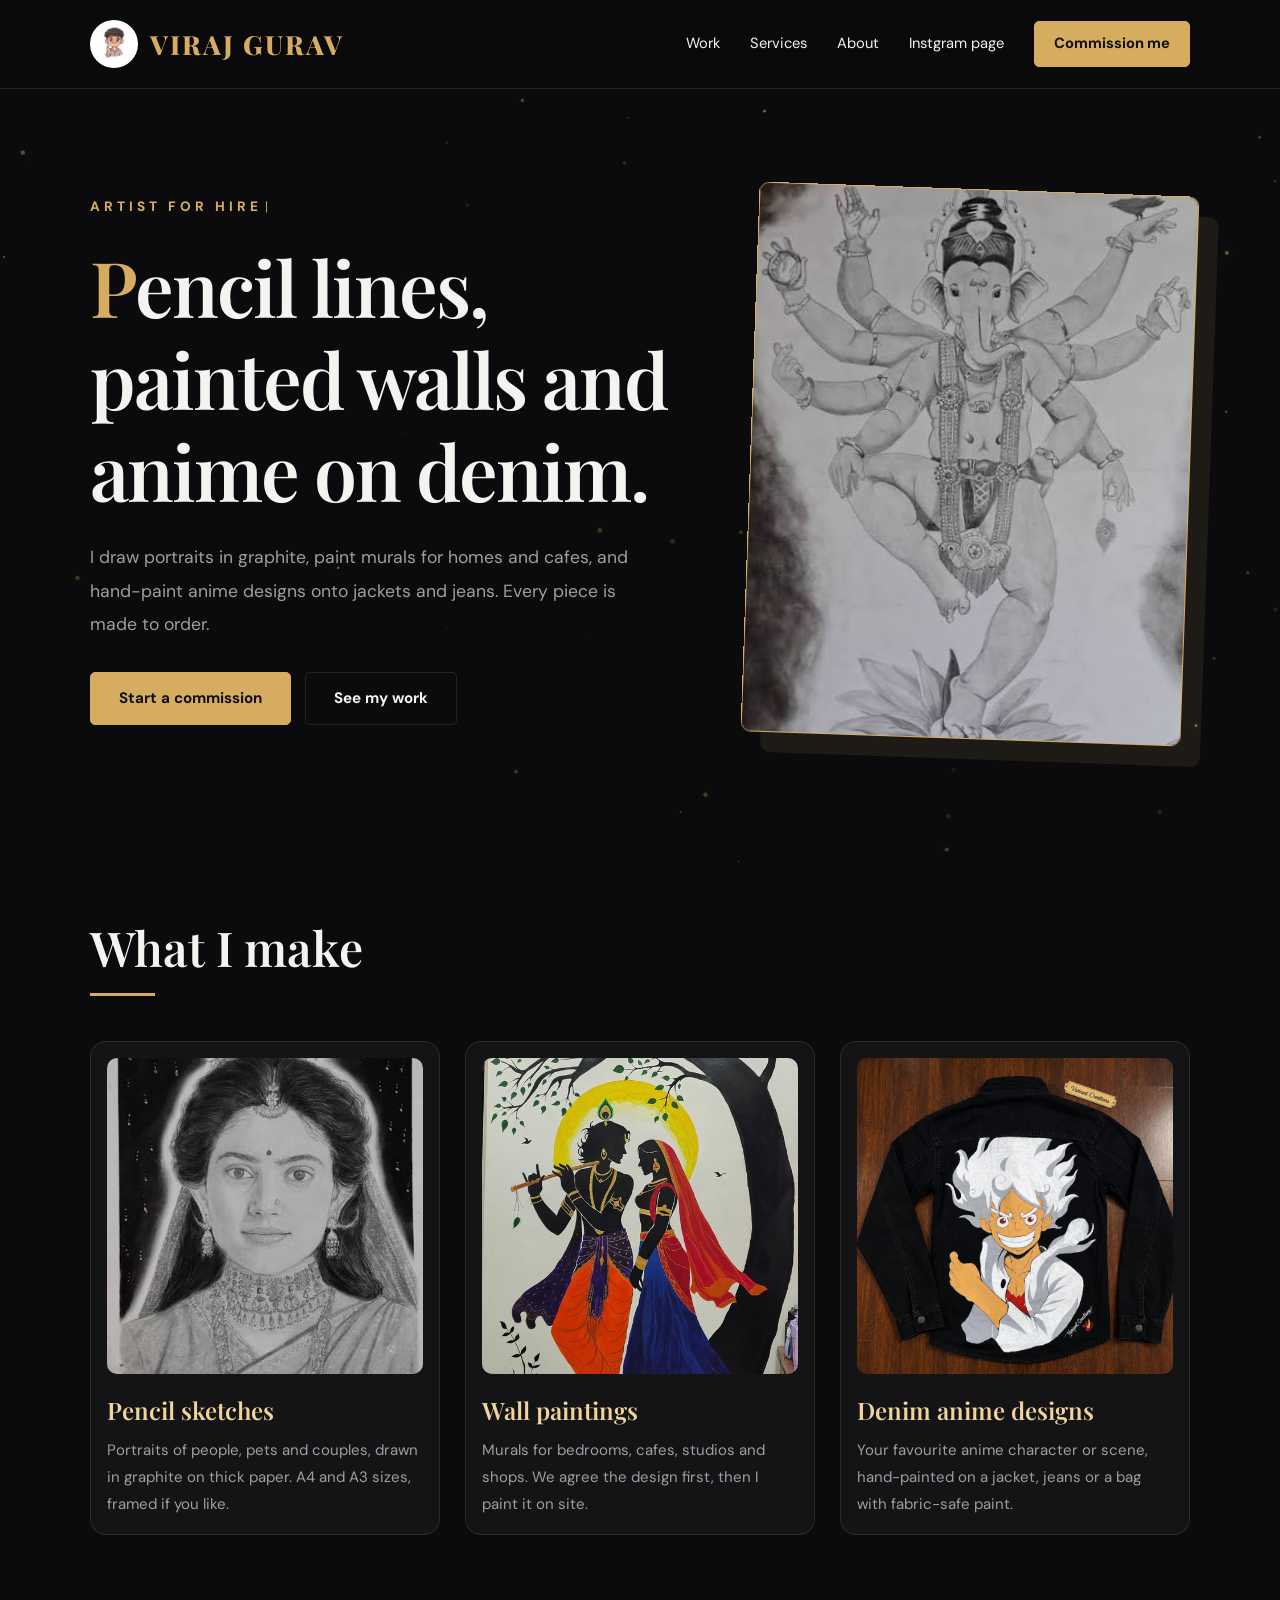
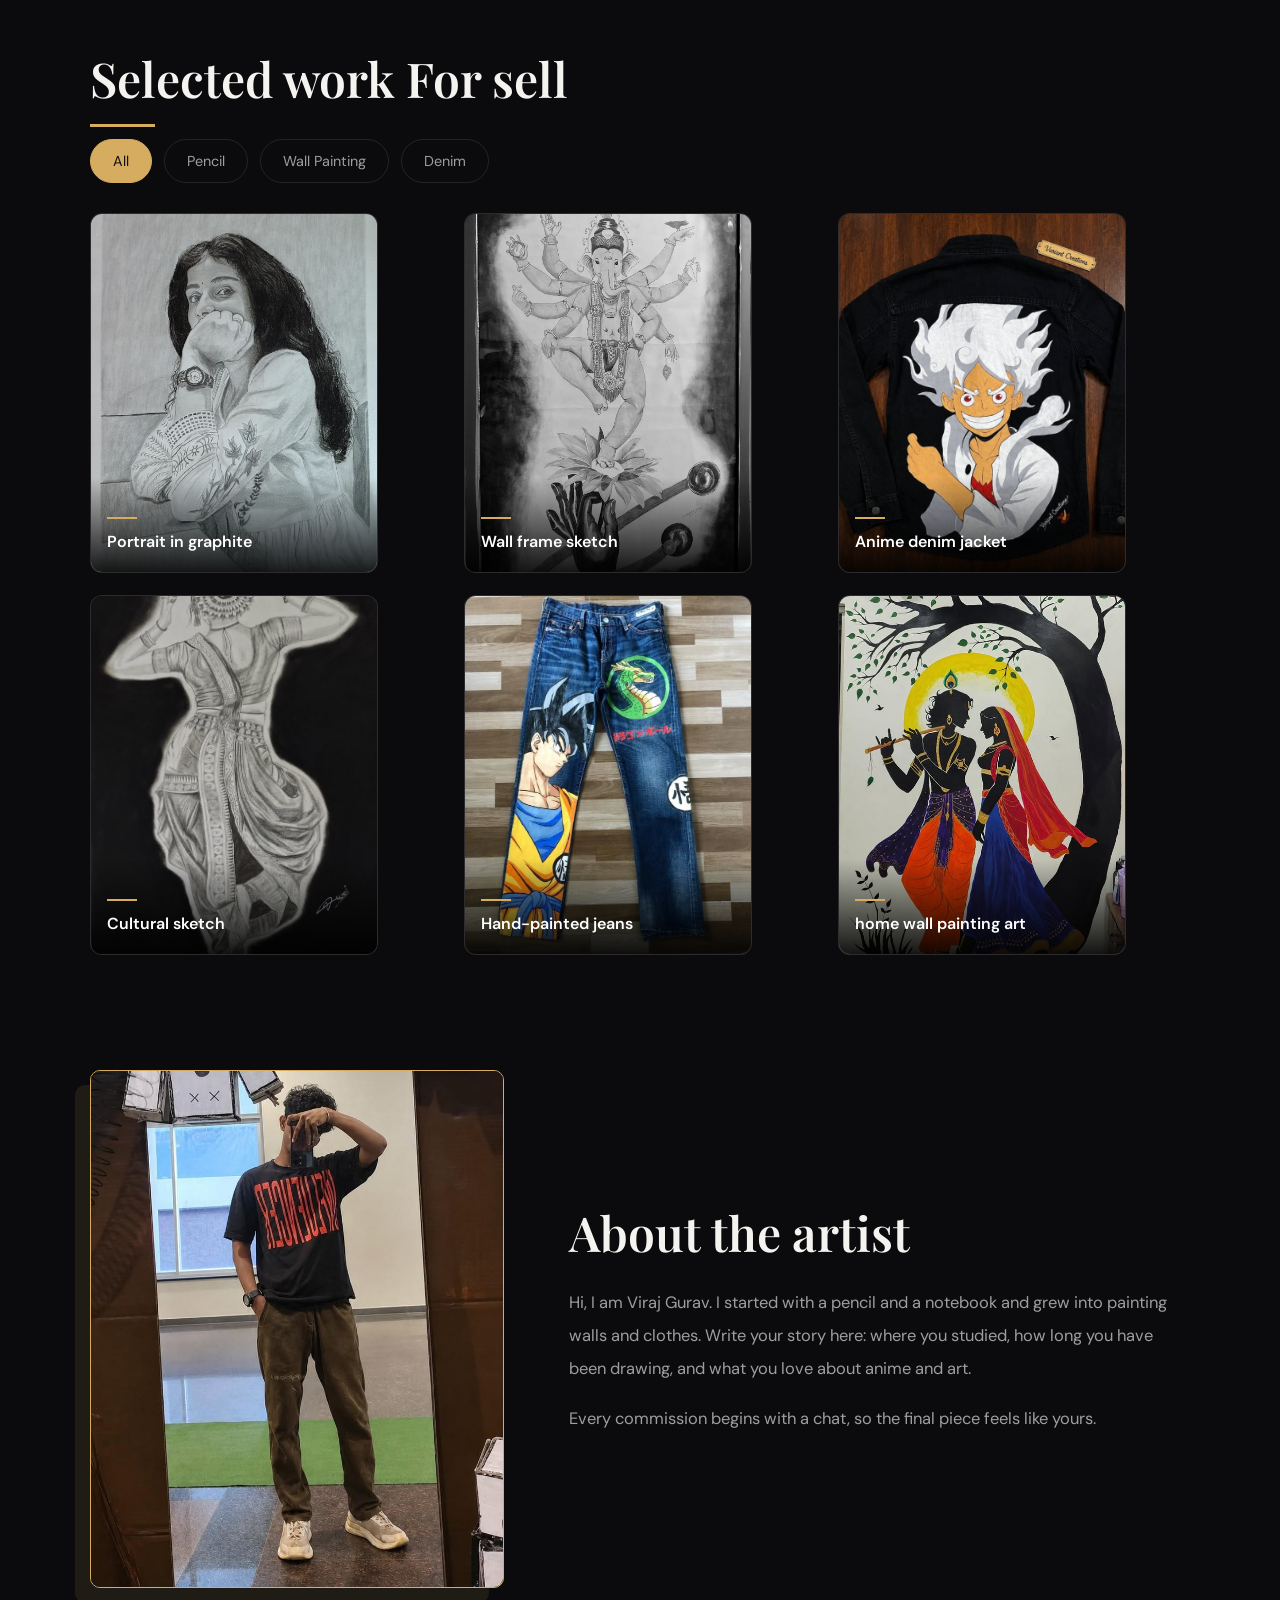
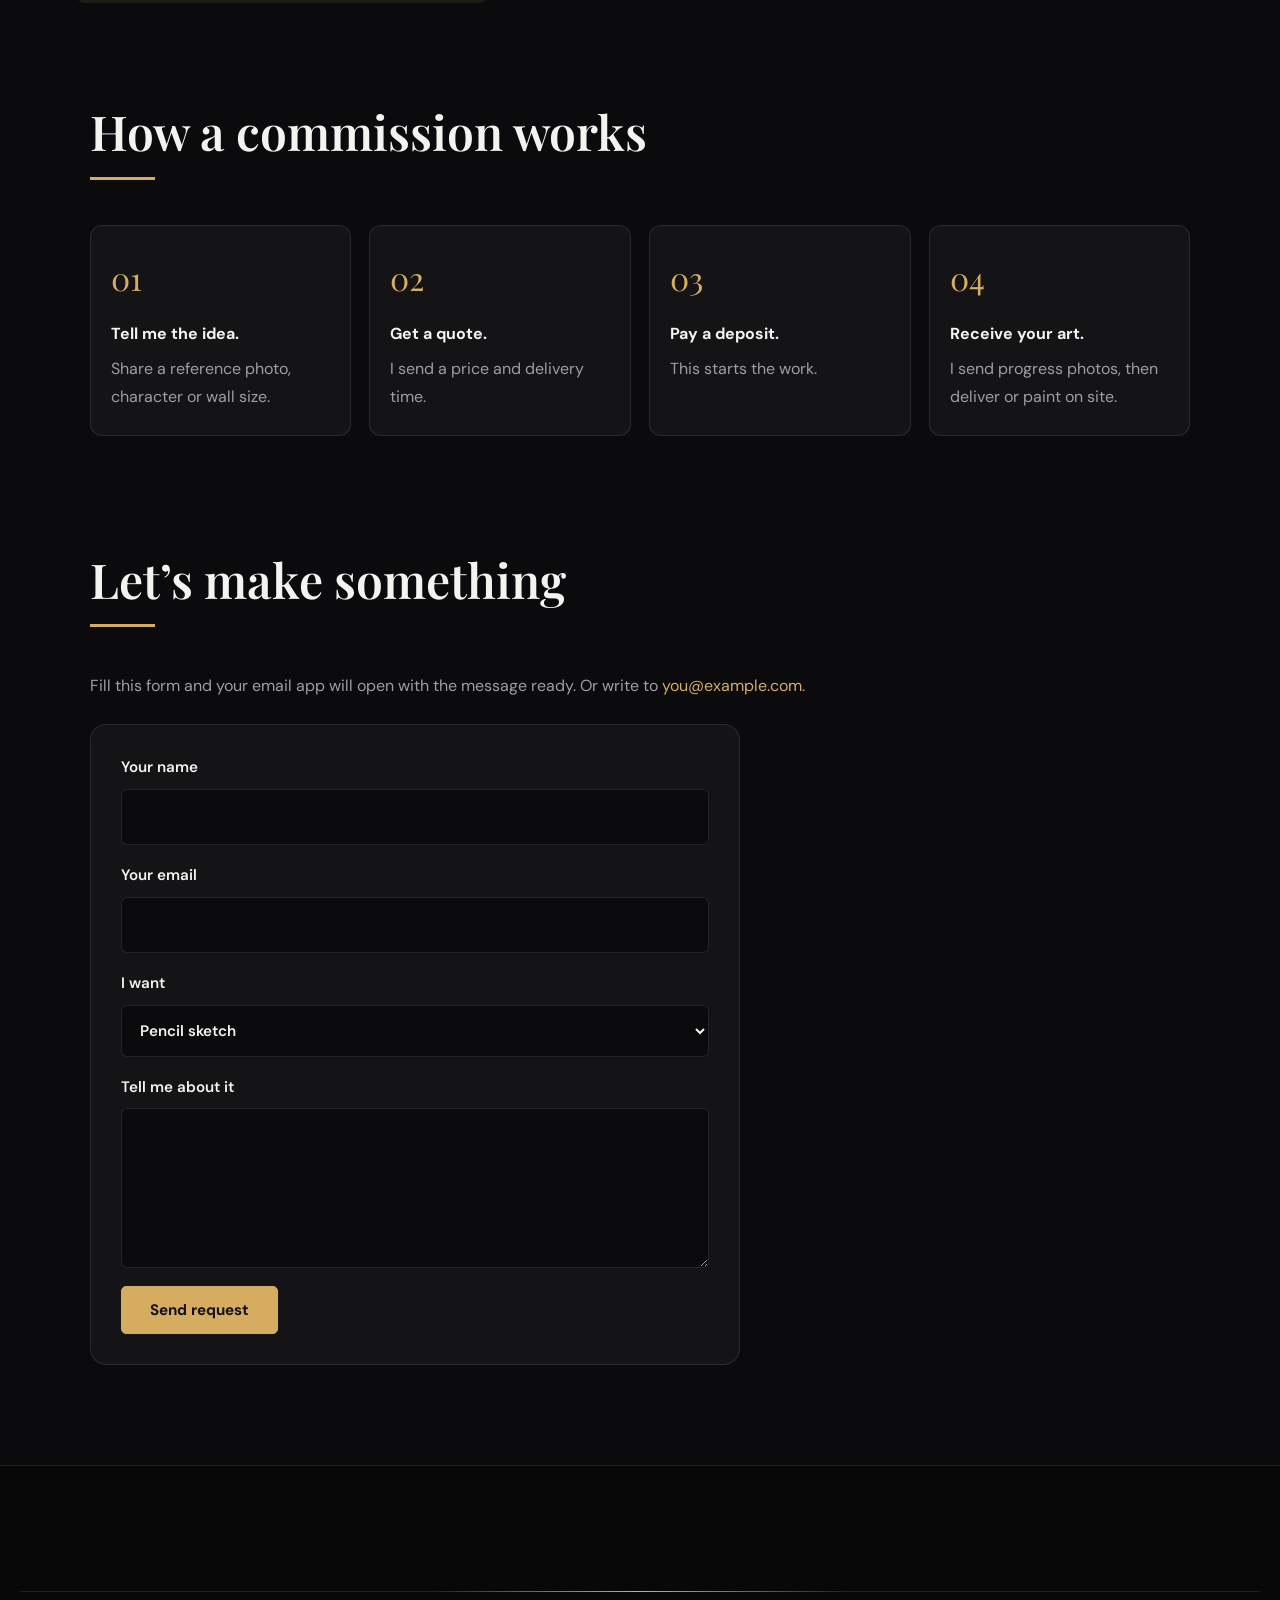
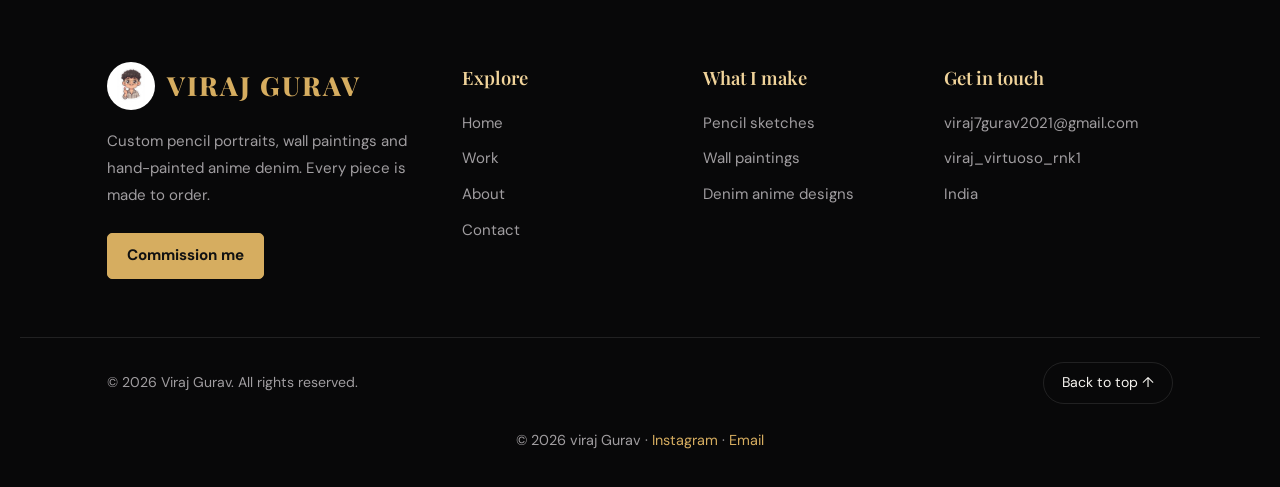
<file: index.html>
<!DOCTYPE html>
<html lang="en">
<head>
<meta charset="utf-8">
<meta name="viewport" content="width=device-width, initial-scale=1">
<title>Viraj_virtuoso_rnk1</title>
<meta name="description" content="Custom pencil portraits, wall paintings and hand-painted anime denim by Your Name.">
<link rel="stylesheet" href="style.css">
<script src="script.js" defer></script>
</head>
<body>
    <div class="loader" aria-hidden="true">
  <div class="loader-inner">
    <div class="loader-mark">VIRAJ GURAV</div>
    <div class="loader-bar"></div>
  </div>
</div>

<header class="top">
  <a class="logo" href="#home">
    <img src="logo.jpg" alt="Viraj Gurav Logo" class="nav-logo">
    <span>VIRAJ GURAV</span>
</a>
  <nav aria-label="Main">
    <a href="#work">Work</a>
    <a href="#services">Services</a>
    <a href="#about">About</a>
    <a href="https://www.instagram.com/viraj_virtuoso_rnk1">Instgram page</a>
    <a class="btn small" href="#contact">Commission me</a>
  </nav>
</header>

<main id="home">

  <!-- HERO -->
  <section class="hero">
    <div class="hero-text">
      <p class="kicker">Artist for hire</p>
      <h1>Pencil lines, painted walls and anime on denim.</h1>
      <p class="lead">I draw portraits in graphite, paint murals for homes and cafes, and hand-paint anime designs onto jackets and jeans. Every piece is made to order.</p>
      <p><a class="btn" href="#contact">Start a commission</a> <a class="btn ghost" href="#work">See my work</a></p>
    </div>
    <figure class="frame tall">
      <!-- Upload: your best piece, portrait orientation (4:5), e.g. images/hero.jpg -->
      <img src="img1.jpg" alt="Featured artwork by the artist" width="800" height="1000">
    </figure>
  </section>

  <!-- SERVICES -->
  <section id="services" class="block">
    <h2>What I make</h2>
    <div class="cards">
      <article class="card pencil-card">
        <figure class="frame">
          <!-- Upload: a pencil sketch (square) -->
          <img src="img2.jpg" alt="Pencil portrait sketch" width="600" height="600" loading="lazy">
        </figure>
        <h3>Pencil sketches</h3>
        <p>Portraits of people, pets and couples, drawn in graphite on thick paper. A4 and A3 sizes, framed if you like.</p>
      </article>
      <article class="card wall-card">
        <figure class="frame">
          <!-- Upload: a wall painting photo (square) -->
          <img src="imgw.jpg" alt="Wall painting mural" width="600" height="600" loading="lazy">
        </figure>
        <h3>Wall paintings</h3>
        <p>Murals for bedrooms, cafes, studios and shops. We agree the design first, then I paint it on site.</p>
      </article>
      <article class="card denim-card">
        <figure class="frame">
          <!-- Upload: a denim jacket or jeans with anime art (square) -->
          <img src="img4.png" alt="Anime design painted on a denim jacket" width="600" height="600" loading="lazy">
        </figure>
        <h3>Denim anime designs</h3>
        <p>Your favourite anime character or scene, hand-painted on a jacket, jeans or a bag with fabric-safe paint.</p>
      </article>
    </div>
  </section>

  <!-- GALLERY: filters work with CSS only -->
  <section id="work" class="block gallery">
    <h2>Selected work For sell </h2>
    <input type="radio" name="f" id="f-all" checked>
    <input type="radio" name="f" id="f-pencil">
    <input type="radio" name="f" id="f-wall">
    <input type="radio" name="f" id="f-denim">
    <div class="filters">
      <label for="f-all">All</label>
      <label for="f-pencil">Pencil</label>
      <label for="f-wall">Wall Painting</label>
      <label for="f-denim">Denim</label>
    </div>

    <div class="grid">
      <figure class="item pencil">
        <img src="imgp1.jpg" alt="Pencil portrait 1" width="600" height="750" loading="lazy">
        <figcaption>Portrait in graphite</figcaption>
      </figure>
      <figure class="item wall wide">
        <img src="imgs.jpg" alt="Wall painting 1" width="900" height="600" loading="lazy">
        <figcaption>Wall frame sketch</figcaption>
      </figure>
      <figure class="item denim">
        <img src="img4.png" alt="Denim anime jacket 1" width="600" height="750" loading="lazy">
        <figcaption>Anime denim jacket</figcaption>
      </figure>
      <figure class="item pencil">
        <img src="DANCE.jpg" alt="Pencil portrait 2" width="600" height="750" loading="lazy">
        <figcaption>Cultural sketch</figcaption>
      </figure>
      <figure class="item denim wide">
        <img src="jen.jpg" alt="Denim anime jeans 2" width="900" height="600" loading="lazy">
        <figcaption>Hand-painted jeans</figcaption>
      </figure>
      <figure class="item wall">
        <img src="imgw.jpg" alt="Wall painting 2" width="600" height="750" loading="lazy">
        <figcaption>home wall painting art</figcaption>
      </figure>
    </div>
  </section>

  <!-- ABOUT -->
  <section id="about" class="block about">
    <figure class="frame">
      <!-- Upload: photo of you working or your studio (4:5) -->
      <img src="art1.jpg" alt="The artist at work" width="700" height="875" loading="lazy">
    </figure>
    <div>
      <h2>About the artist</h2>
      <p>Hi, I am Viraj Gurav. I started with a pencil and a notebook and grew into painting walls and clothes. Write your story here: where you studied, how long you have been drawing, and what you love about anime and art.</p>
      <p>Every commission begins with a chat, so the final piece feels like yours.</p>
    </div>
  </section>

  <!-- PROCESS -->
  <section class="block">
    <h2>How a commission works</h2>
    <ol class="steps">
      <li><strong>Tell me the idea.</strong> Share a reference photo, character or wall size.</li>
      <li><strong>Get a quote.</strong> I send a price and delivery time.</li>
      <li><strong>Pay a deposit.</strong> This starts the work.</li>
      <li><strong>Receive your art.</strong> I send progress photos, then deliver or paint on site.</li>
    </ol>
  </section>

  <!-- CONTACT -->
  <section id="contact" class="block contact">
    <h2>Let&rsquo;s make something</h2>
    <p>Fill this form and your email app will open with the message ready. Or write to <a href="mailto:you@example.com">you@example.com</a>.</p>
    <form action="mailto:you@example.com" method="post" enctype="text/plain">
      <label>Your name <input type="text" name="name" required></label>
      <label>Your email <input type="email" name="email" required></label>
      <label>I want
        <select name="type">
          <option>Pencil sketch</option>
          <option>Wall painting</option>
          <option>Denim anime design</option>
        </select>
      </label>
      <label>Tell me about it <textarea name="message" rows="5" required></textarea></label>
      <button class="btn" type="submit">Send request</button>
    </form>
  </section>
</main>

<footer>
    <footer class="site-footer">
  <div class="footer-inner">

    <div class="footer-brand">
      <a class="logo" href="#home">
        <img src="logo.jpg" alt="Viraj Gurav Logo" class="nav-logo">
        <span>VIRAJ GURAV</span>
      </a>
      <p>Custom pencil portraits, wall paintings and hand-painted anime denim. Every piece is made to order.</p>
      <a class="btn small" href="#contact">Commission me</a>
    </div>

    <nav class="footer-col" aria-label="Footer">
      <h4>Explore</h4>
      <a href="#home">Home</a>
      <a href="#work">Work</a>
      <a href="#about">About</a>
      <a href="#contact">Contact</a>
    </nav>

    <div class="footer-col">
      <h4>What I make</h4>
      <a href="#services">Pencil sketches</a>
      <a href="#services">Wall paintings</a>
      <a href="#services">Denim anime designs</a>
    </div>

    <div class="footer-col">
      <h4>Get in touch</h4>
      <a href="mailto:you@example.com">viraj7gurav2021@gmail.com</a>
      <a href="https://www.instagram.com/viraj_virtuoso_rnk1" target="_blank" rel="noopener">viraj_virtuoso_rnk1</a>
      <p>India</p>
    </div>

  </div>

  <div class="footer-bottom">
    <p>&copy; 2026 Viraj Gurav. All rights reserved.</p>
    <a class="to-top" href="#home">Back to top &uarr;</a>
  </div>
</footer>
  <p>&copy; 2026 viraj Gurav &middot; <a href="https://www.instagram.com/viraj_virtuoso_rnk1">Instagram</a> &middot; <a href="mailto:you@example.com">Email</a></p>
</footer>

</body>
</html>
</file>
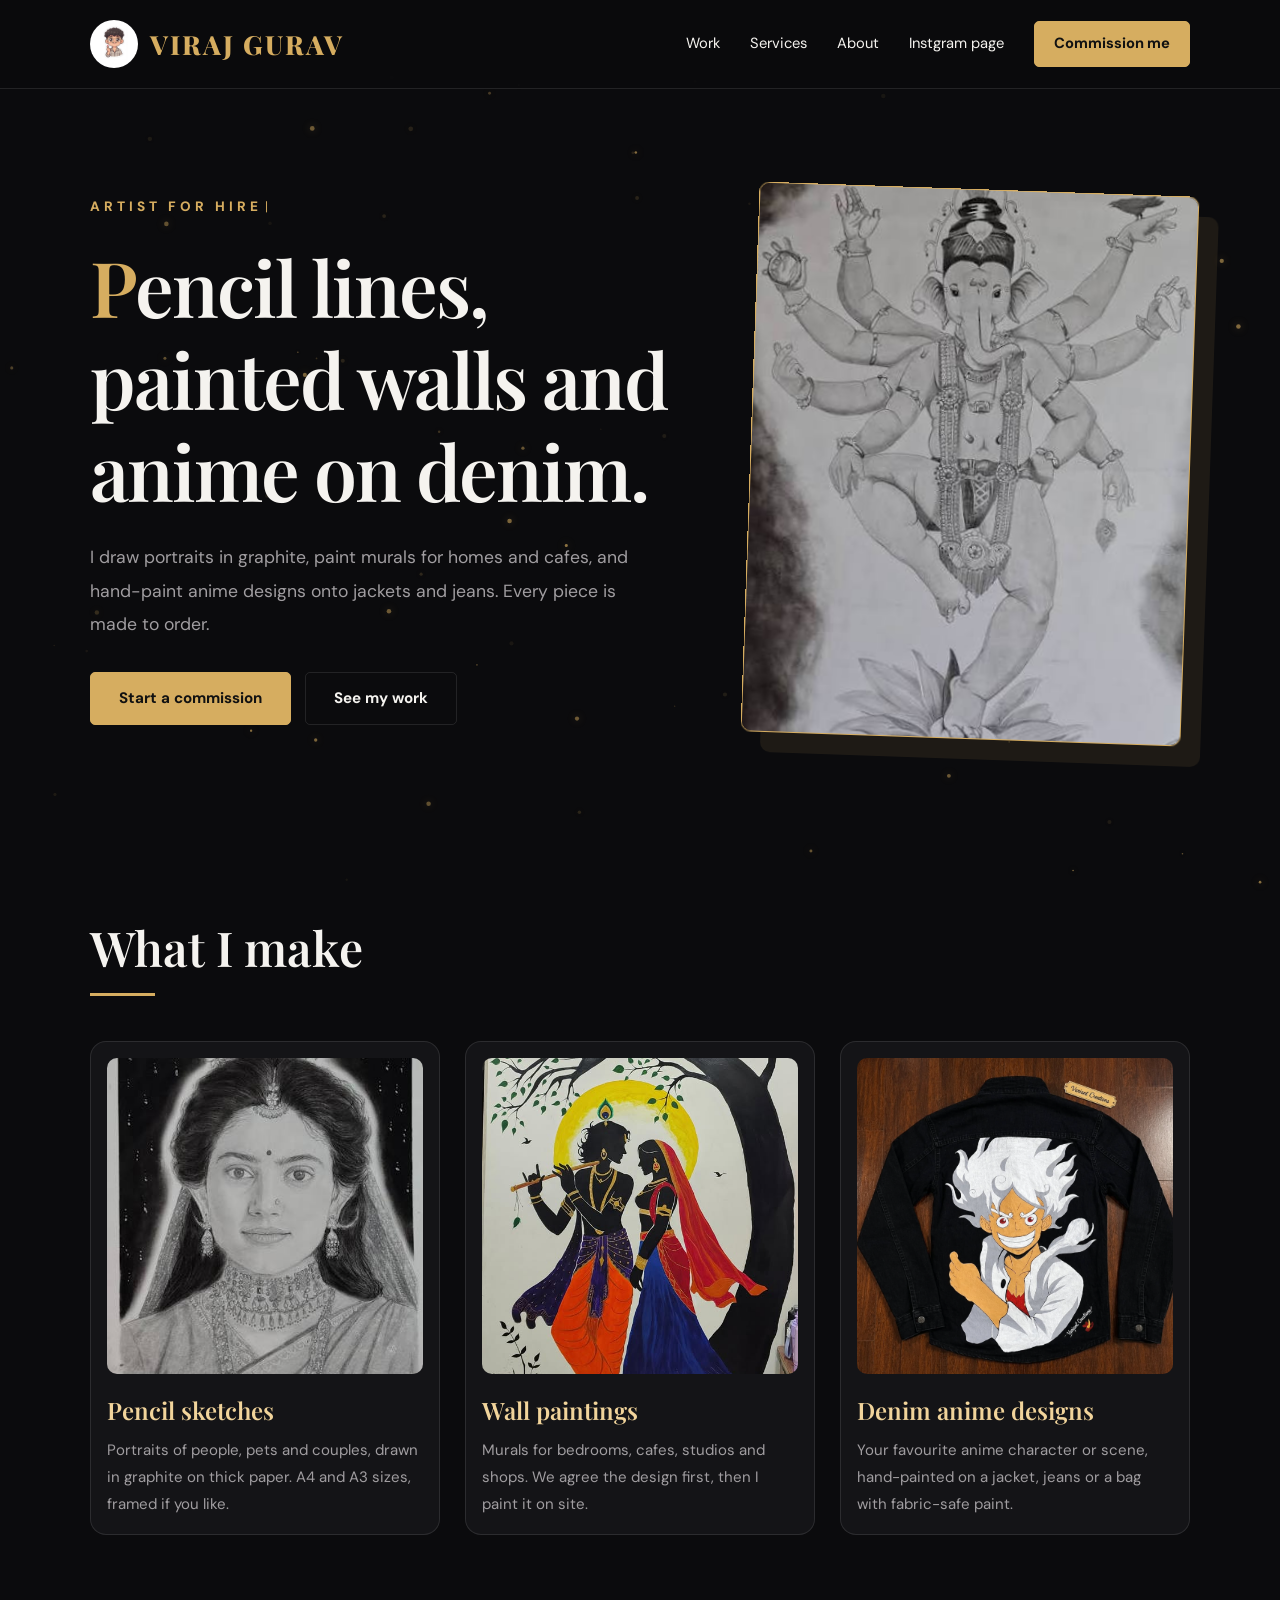
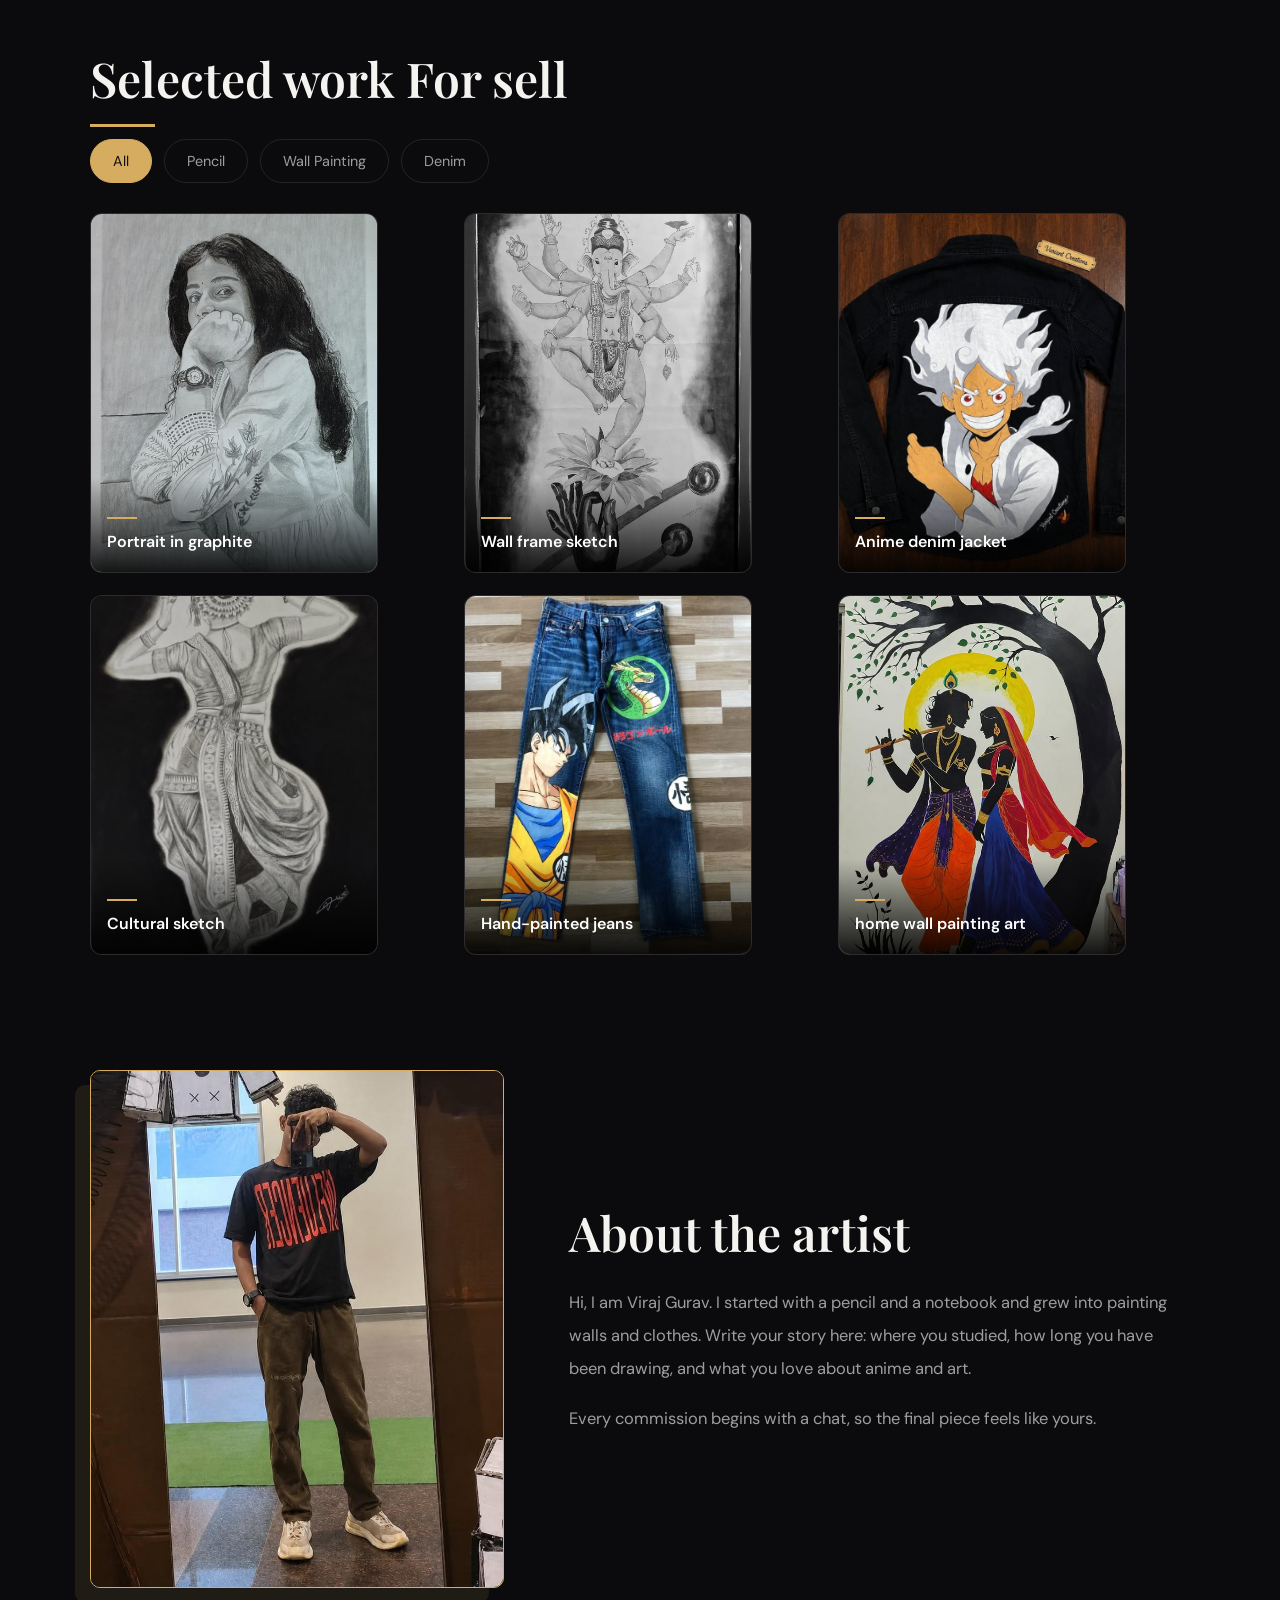
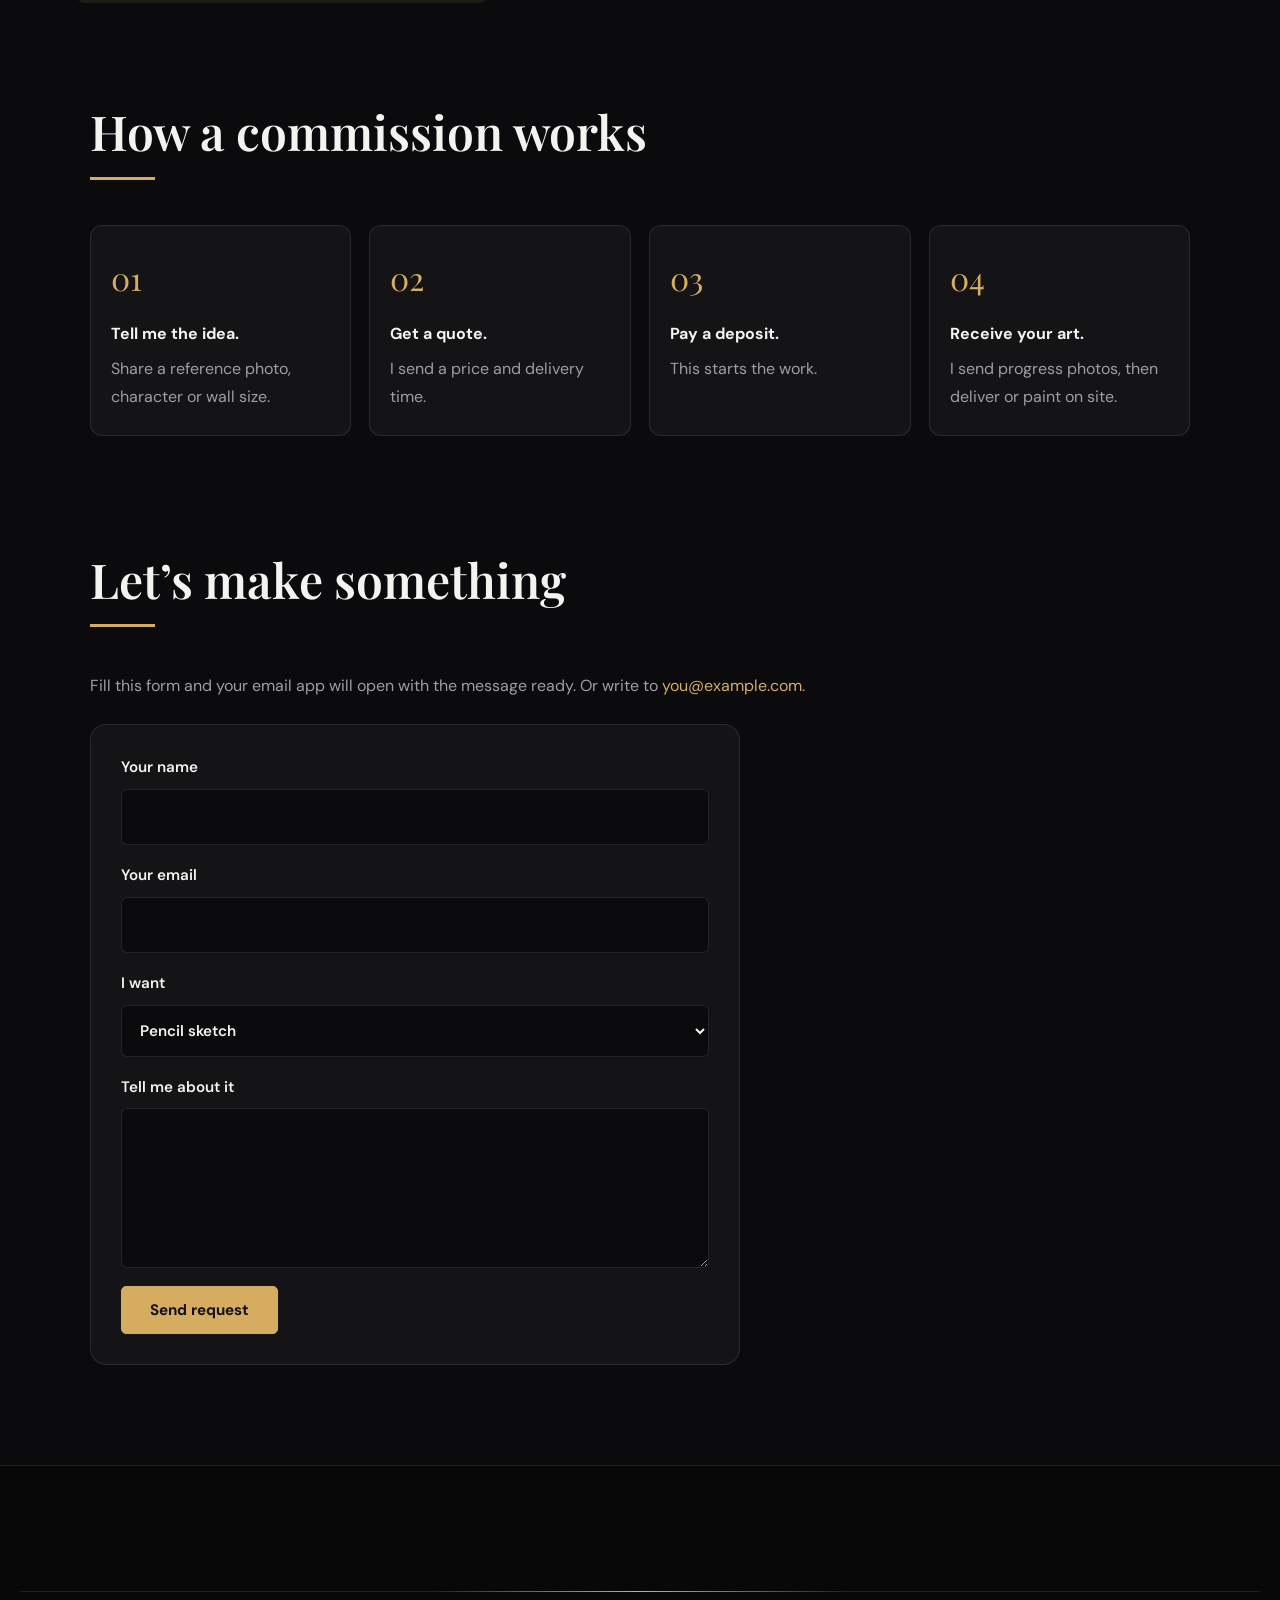
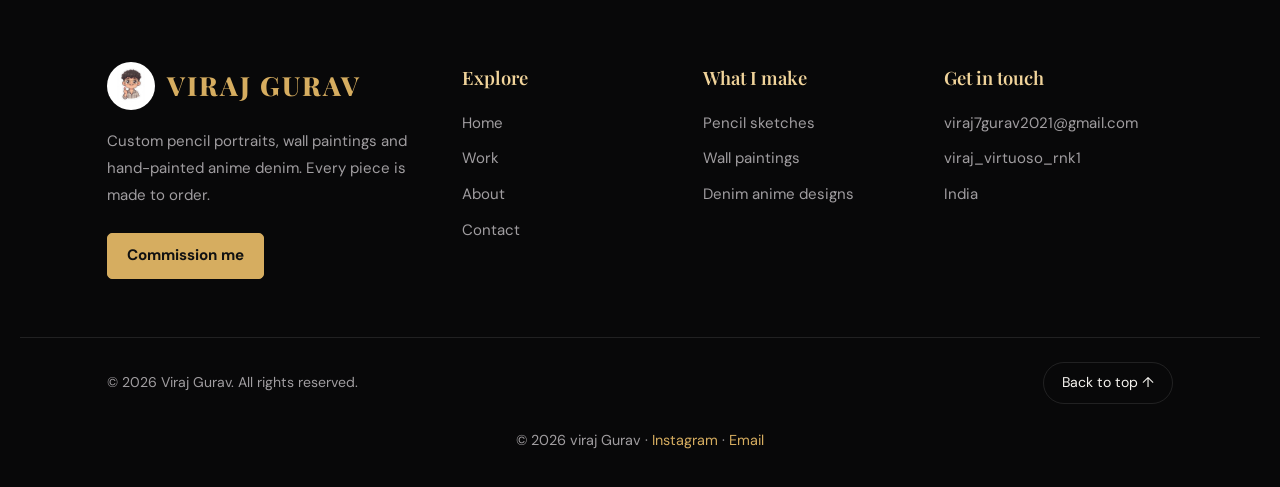
<file: index1.html>
<!DOCTYPE html>
<html lang="en">
<head>
<meta charset="utf-8">
<meta name="viewport" content="width=device-width, initial-scale=1">
<title>Viraj_virtuoso_rnk1</title>
<meta name="description" content="Custom pencil portraits, wall paintings and hand-painted anime denim by Your Name.">
<link rel="stylesheet" href="style.css">
<script src="script.js" defer></script>
</head>
<body>
    <div class="loader" aria-hidden="true">
  <div class="loader-inner">
    <div class="loader-mark">VIRAJ GURAV</div>
    <div class="loader-bar"></div>
  </div>
</div>

<header class="top">
  <a class="logo" href="#home">
    <img src="logo.jpg" alt="Viraj Gurav Logo" class="nav-logo">
    <span>VIRAJ GURAV</span>
</a>
  <nav aria-label="Main">
    <a href="#work">Work</a>
    <a href="#services">Services</a>
    <a href="#about">About</a>
    <a href="https://www.instagram.com/viraj_virtuoso_rnk1">Instgram page</a>
    <a class="btn small" href="#contact">Commission me</a>
  </nav>
</header>

<main id="home">

  <!-- HERO -->
  <section class="hero">
    <div class="hero-text">
      <p class="kicker">Artist for hire</p>
      <h1>Pencil lines, painted walls and anime on denim.</h1>
      <p class="lead">I draw portraits in graphite, paint murals for homes and cafes, and hand-paint anime designs onto jackets and jeans. Every piece is made to order.</p>
      <p><a class="btn" href="#contact">Start a commission</a> <a class="btn ghost" href="#work">See my work</a></p>
    </div>
    <figure class="frame tall">
      <!-- Upload: your best piece, portrait orientation (4:5), e.g. images/hero.jpg -->
      <img src="img1.jpg" alt="Featured artwork by the artist" width="800" height="1000">
    </figure>
  </section>

  <!-- SERVICES -->
  <section id="services" class="block">
    <h2>What I make</h2>
    <div class="cards">
      <article class="card pencil-card">
        <figure class="frame">
          <!-- Upload: a pencil sketch (square) -->
          <img src="img2.jpg" alt="Pencil portrait sketch" width="600" height="600" loading="lazy">
        </figure>
        <h3>Pencil sketches</h3>
        <p>Portraits of people, pets and couples, drawn in graphite on thick paper. A4 and A3 sizes, framed if you like.</p>
      </article>
      <article class="card wall-card">
        <figure class="frame">
          <!-- Upload: a wall painting photo (square) -->
          <img src="imgw.jpg" alt="Wall painting mural" width="600" height="600" loading="lazy">
        </figure>
        <h3>Wall paintings</h3>
        <p>Murals for bedrooms, cafes, studios and shops. We agree the design first, then I paint it on site.</p>
      </article>
      <article class="card denim-card">
        <figure class="frame">
          <!-- Upload: a denim jacket or jeans with anime art (square) -->
          <img src="img4.png" alt="Anime design painted on a denim jacket" width="600" height="600" loading="lazy">
        </figure>
        <h3>Denim anime designs</h3>
        <p>Your favourite anime character or scene, hand-painted on a jacket, jeans or a bag with fabric-safe paint.</p>
      </article>
    </div>
  </section>

  <!-- GALLERY: filters work with CSS only -->
  <section id="work" class="block gallery">
    <h2>Selected work For sell </h2>
    <input type="radio" name="f" id="f-all" checked>
    <input type="radio" name="f" id="f-pencil">
    <input type="radio" name="f" id="f-wall">
    <input type="radio" name="f" id="f-denim">
    <div class="filters">
      <label for="f-all">All</label>
      <label for="f-pencil">Pencil</label>
      <label for="f-wall">Wall Painting</label>
      <label for="f-denim">Denim</label>
    </div>

    <div class="grid">
      <figure class="item pencil">
        <img src="imgp1.jpg" alt="Pencil portrait 1" width="600" height="750" loading="lazy">
        <figcaption>Portrait in graphite</figcaption>
      </figure>
      <figure class="item wall wide">
        <img src="imgs.jpg" alt="Wall painting 1" width="900" height="600" loading="lazy">
        <figcaption>Wall frame sketch</figcaption>
      </figure>
      <figure class="item denim">
        <img src="img4.png" alt="Denim anime jacket 1" width="600" height="750" loading="lazy">
        <figcaption>Anime denim jacket</figcaption>
      </figure>
      <figure class="item pencil">
        <img src="DANCE.jpg" alt="Pencil portrait 2" width="600" height="750" loading="lazy">
        <figcaption>Cultural sketch</figcaption>
      </figure>
      <figure class="item denim wide">
        <img src="jen.jpg" alt="Denim anime jeans 2" width="900" height="600" loading="lazy">
        <figcaption>Hand-painted jeans</figcaption>
      </figure>
      <figure class="item wall">
        <img src="imgw.jpg" alt="Wall painting 2" width="600" height="750" loading="lazy">
        <figcaption>home wall painting art</figcaption>
      </figure>
    </div>
  </section>

  <!-- ABOUT -->
  <section id="about" class="block about">
    <figure class="frame">
      <!-- Upload: photo of you working or your studio (4:5) -->
      <img src="art1.jpg" alt="The artist at work" width="700" height="875" loading="lazy">
    </figure>
    <div>
      <h2>About the artist</h2>
      <p>Hi, I am Viraj Gurav. I started with a pencil and a notebook and grew into painting walls and clothes. Write your story here: where you studied, how long you have been drawing, and what you love about anime and art.</p>
      <p>Every commission begins with a chat, so the final piece feels like yours.</p>
    </div>
  </section>

  <!-- PROCESS -->
  <section class="block">
    <h2>How a commission works</h2>
    <ol class="steps">
      <li><strong>Tell me the idea.</strong> Share a reference photo, character or wall size.</li>
      <li><strong>Get a quote.</strong> I send a price and delivery time.</li>
      <li><strong>Pay a deposit.</strong> This starts the work.</li>
      <li><strong>Receive your art.</strong> I send progress photos, then deliver or paint on site.</li>
    </ol>
  </section>

  <!-- CONTACT -->
  <section id="contact" class="block contact">
    <h2>Let&rsquo;s make something</h2>
    <p>Fill this form and your email app will open with the message ready. Or write to <a href="mailto:you@example.com">you@example.com</a>.</p>
    <form action="mailto:you@example.com" method="post" enctype="text/plain">
      <label>Your name <input type="text" name="name" required></label>
      <label>Your email <input type="email" name="email" required></label>
      <label>I want
        <select name="type">
          <option>Pencil sketch</option>
          <option>Wall painting</option>
          <option>Denim anime design</option>
        </select>
      </label>
      <label>Tell me about it <textarea name="message" rows="5" required></textarea></label>
      <button class="btn" type="submit">Send request</button>
    </form>
  </section>
</main>

<footer>
    <footer class="site-footer">
  <div class="footer-inner">

    <div class="footer-brand">
      <a class="logo" href="#home">
        <img src="logo.jpg" alt="Viraj Gurav Logo" class="nav-logo">
        <span>VIRAJ GURAV</span>
      </a>
      <p>Custom pencil portraits, wall paintings and hand-painted anime denim. Every piece is made to order.</p>
      <a class="btn small" href="#contact">Commission me</a>
    </div>

    <nav class="footer-col" aria-label="Footer">
      <h4>Explore</h4>
      <a href="#home">Home</a>
      <a href="#work">Work</a>
      <a href="#about">About</a>
      <a href="#contact">Contact</a>
    </nav>

    <div class="footer-col">
      <h4>What I make</h4>
      <a href="#services">Pencil sketches</a>
      <a href="#services">Wall paintings</a>
      <a href="#services">Denim anime designs</a>
    </div>

    <div class="footer-col">
      <h4>Get in touch</h4>
      <a href="mailto:you@example.com">viraj7gurav2021@gmail.com</a>
      <a href="https://www.instagram.com/viraj_virtuoso_rnk1" target="_blank" rel="noopener">viraj_virtuoso_rnk1</a>
      <p>India</p>
    </div>

  </div>

  <div class="footer-bottom">
    <p>&copy; 2026 Viraj Gurav. All rights reserved.</p>
    <a class="to-top" href="#home">Back to top &uarr;</a>
  </div>
</footer>
  <p>&copy; 2026 viraj Gurav &middot; <a href="https://www.instagram.com/viraj_virtuoso_rnk1">Instagram</a> &middot; <a href="mailto:you@example.com">Email</a></p>
</footer>

</body>
</html>
</file>
<file: style.css>
/* =========================================
   VIRAJ GURAV — ARTIST PORTFOLIO
   DARK LUXURY CREATIVE STUDIO
========================================= */

@import url('https://fonts.googleapis.com/css2?family=DM+Sans:wght@400;500;600;700;800&family=Playfair+Display:wght@500;600;700;800&display=swap');

:root {
  --bg: #0b0b0d;
  --surface: #141417;
  --surface-light: #1d1d21;
  --gold: #d6ad60;
  --gold-light: #f1d49b;
  --white: #f5f3ef;
  --muted: #a09da0;
  --border: rgba(255,255,255,.10);
  --radius: 16px;
  --transition: .35s ease;
}

/* RESET */

* {
  box-sizing: border-box;
  margin: 0;
  padding: 0;
}

html {
  scroll-behavior: smooth;
  scroll-padding-top: 90px;
}

body {
  background: var(--bg);
  color: var(--white);
  font-family: 'DM Sans', sans-serif;
  font-size: 16px;
  line-height: 1.7;
  overflow-x: hidden;
}

img {
  display: block;
  max-width: 100%;
}

a {
  color: var(--gold);
  text-decoration: none;
}

::selection {
  background: var(--gold);
  color: #000;
}

:focus-visible {
  outline: 2px solid var(--gold);
  outline-offset: 4px;
}

/* TYPOGRAPHY */

h1, h2, h3 {
  font-family: 'Playfair Display', serif;
  font-weight: 600;
  line-height: 1.2;
  color: var(--white);
}

h1 {
  font-size: clamp(2.8rem, 6vw, 5.5rem);
  letter-spacing: -2px;
}

h2 {
  font-size: clamp(2rem, 4vw, 3rem);
  margin-bottom: 28px;
}

h3 {
  font-size: 1.5rem;
  margin-bottom: 12px;
}

p {
  color: var(--muted);
}

/* HEADER */

.top {
  position: sticky;
  top: 0;
  z-index: 100;
  display: flex;
  justify-content: space-between;
  align-items: center;
  padding: 20px 7%;
  gap: 20px;
  background: rgba(11,11,13,.88);
  backdrop-filter: blur(18px);
  border-bottom: 1px solid var(--border);
}

.logo {
  font-family: 'Playfair Display', serif;
  font-size: 1.65rem;
  font-weight: 800;
  letter-spacing: 2px;
  color: var(--gold);
}
/* NAVBAR LOGO */
.logo {
    display: flex;
    align-items: center;
    gap: 12px;
    font-family: 'Playfair Display', serif;
    font-size: 1.65rem;
    font-weight: 800;
    letter-spacing: 2px;
    color: var(--gold);
}

.nav-logo {
    width: 48px;
    height: 48px;
    object-fit: contain;
    border-radius: 50%;
    transition: transform .35s ease;
}

.logo:hover .nav-logo {
    transform: rotate(10deg) scale(1.08);
}

@media (max-width: 600px) {
    .nav-logo {
        width: 40px;
        height: 40px;
    }
}

.top nav {
  display: flex;
  align-items: center;
  gap: 30px;
  flex-wrap: wrap;
}

.top nav a {
  color: var(--white);
  font-size: .92rem;
  transition: var(--transition);
}

.top nav a:not(.btn):hover {
  color: var(--gold);
}

/* BUTTONS */

.btn {
  display: inline-block;
  padding: 13px 28px;
  background: var(--gold);
  color: #111;
  border: 1px solid var(--gold);
  border-radius: 5px;
  font-family: 'DM Sans', sans-serif;
  font-size: .95rem;
  font-weight: 700;
  cursor: pointer;
  transition: var(--transition);
}

.btn:hover {
  background: transparent;
  color: var(--gold);
  transform: translateY(-3px);
  box-shadow: 0 8px 25px rgba(214,173,96,.12);
}

.btn.ghost {
  background: transparent;
  color: var(--white);
  border-color: var(--border);
  margin-left: 10px;
}

.btn.ghost:hover {
  color: var(--gold);
  border-color: var(--gold);
}

.btn.small {
  padding: 9px 19px;
  background: var(--gold);
  color: #111;
}

/* HERO SECTION */

.hero {
  max-width: 1400px;
  margin: auto;
  padding: 100px 7% 90px;
  display: grid;
  grid-template-columns: 1.15fr .85fr;
  align-items: center;
  gap: 65px;
  min-height: 650px;
}

.hero-text {
  animation: fadeUp .9s ease both;
}

.kicker {
  color: var(--gold);
  font-size: .85rem;
  font-weight: 800;
  text-transform: uppercase;
  letter-spacing: 4px;
  margin-bottom: 22px;
}

.hero h1 {
  max-width: 750px;
  margin-bottom: 25px;
}

.hero h1::first-letter {
  color: var(--gold);
}

.lead {
  max-width: 550px;
  font-size: 1.1rem;
  margin-bottom: 30px;
  line-height: 1.9;
}

.hero .frame {
  animation: fadeUp 1.1s ease both;
  border: 1px solid var(--gold);
  box-shadow: 20px 20px 0 rgba(214,173,96,.09);
  transform: rotate(2deg);
}

/* IMAGE FRAMES */

.frame {
  margin: 0;
  overflow: hidden;
  background: var(--surface);
  border-radius: 10px;
  aspect-ratio: 1 / 1;
}

.frame.tall {
  aspect-ratio: 4 / 5;
}

.frame img {
  width: 100%;
  height: 100%;
  object-fit: cover;
  transition: transform .7s ease;
}

.frame:hover img {
  transform: scale(1.06);
}

/* GENERAL SECTIONS */

.block {
  max-width: 1400px;
  margin: auto;
  padding: 90px 7% 25px;
}

.block > h2 {
  position: relative;
  margin-bottom: 45px;
}

.block > h2::after {
  content: "";
  display: block;
  width: 65px;
  height: 3px;
  margin-top: 16px;
  background: var(--gold);
}

/* SERVICES */

.cards {
  display: grid;
  grid-template-columns: repeat(3, 1fr);
  gap: 25px;
}

.card {
  background: var(--surface);
  padding: 16px;
  border: 1px solid var(--border);
  border-radius: var(--radius);
  transition: var(--transition);
}

.card:hover {
  transform: translateY(-10px);
  border-color: var(--gold);
  box-shadow: 0 15px 40px rgba(0,0,0,.3);
}

.card .frame {
  margin-bottom: 22px;
  border-radius: 10px;
}

.card h3 {
  color: var(--gold-light);
}

.card p {
  font-size: .94rem;
  line-height: 1.8;
}

/* GALLERY */

.gallery input {
  position: absolute;
  opacity: 0;
  pointer-events: none;
}

.filters {
  display: flex;
  gap: 12px;
  flex-wrap: wrap;
  margin-bottom: 30px;
}

.filters label {
  padding: 9px 22px;
  border: 1px solid var(--border);
  border-radius: 50px;
  color: var(--muted);
  cursor: pointer;
  transition: var(--transition);
  font-size: .9rem;
}

.filters label:hover {
  border-color: var(--gold);
  color: var(--gold);
}

#f-all:checked ~ .filters [for=f-all],
#f-pencil:checked ~ .filters [for=f-pencil],
#f-wall:checked ~ .filters [for=f-wall],
#f-denim:checked ~ .filters [for=f-denim] {
  background: var(--gold);
  border-color: var(--gold);
  color: #111;
}

#f-all:focus-visible ~ .filters [for=f-all],
#f-pencil:focus-visible ~ .filters [for=f-pencil],
#f-wall:focus-visible ~ .filters [for=f-wall],
#f-denim:focus-visible ~ .filters [for=f-denim] {
  outline: 2px solid var(--gold);
  outline-offset: 4px;
}

.grid {
  display: grid;
  grid-template-columns: repeat(3, 1fr);
  gap: 20px;
  grid-auto-flow: dense;
}

.item {
  position: relative;
  margin: 0;
  overflow: hidden;
  border-radius: 12px;
  background: var(--surface);
  border: 1px solid var(--border);
  aspect-ratio: 4 / 5;
}

.item.wide {
  grid-column: span 2;
  aspect-ratio: auto;
  min-height: 300px;
}

.item img {
  width: 100%;
  height: 100%;
  min-height: 240px;
  object-fit: cover;
  transition: transform .65s ease;
}

.item:hover img {
  transform: scale(1.08);
}

.item figcaption {
  position: absolute;
  bottom: 0;
  left: 0;
  right: 0;
  padding: 25px 18px 16px;
  background: linear-gradient(transparent, rgba(0,0,0,.9));
  color: white;
  font-size: 1rem;
  font-weight: 600;
  transform: translateY(100%);
  transition: transform .35s ease;
}

.item:hover figcaption,
.item:focus-within figcaption {
  transform: translateY(0);
}

/* GALLERY FILTER FUNCTIONALITY */

#f-pencil:checked ~ .grid .item:not(.pencil),
#f-wall:checked ~ .grid .item:not(.wall),
#f-denim:checked ~ .grid .item:not(.denim) {
  display: none;
}

/* ABOUT */

.about {
  display: grid;
  grid-template-columns: .8fr 1.2fr;
  align-items: center;
  gap: 65px;
}

.about .frame {
  aspect-ratio: 4 / 5;
  border: 1px solid var(--gold);
  box-shadow: -15px 15px 0 rgba(214,173,96,.10);
}

.about h2 {
  margin-bottom: 25px;
}

.about p {
  font-size: 1.03rem;
  line-height: 2;
  margin-bottom: 18px;
}

/* PROCESS */

.steps {
  list-style: none;
  counter-reset: steps;
  display: grid;
  grid-template-columns: repeat(4, 1fr);
  gap: 18px;
}

.steps li {
  counter-increment: steps;
  padding: 25px 20px;
  border: 1px solid var(--border);
  border-radius: 12px;
  background: var(--surface);
  color: var(--muted);
  transition: var(--transition);
}

.steps li:hover {
  border-color: var(--gold);
  transform: translateY(-6px);
}

.steps li::before {
  content: "0" counter(steps);
  display: block;
  color: var(--gold);
  font-size: 2rem;
  font-family: 'Playfair Display', serif;
  margin-bottom: 15px;
}

.steps strong {
  display: block;
  color: var(--white);
  margin-bottom: 8px;
}

/* CONTACT */

.contact {
  padding-bottom: 100px;
}

.contact > p {
  margin-bottom: 25px;
}

.contact form {
  display: grid;
  gap: 18px;
  max-width: 650px;
  padding: 30px;
  background: var(--surface);
  border: 1px solid var(--border);
  border-radius: var(--radius);
}

.contact label {
  display: grid;
  gap: 8px;
  color: var(--white);
  font-size: .95rem;
  font-weight: 600;
}

.contact input,
.contact select,
.contact textarea {
  width: 100%;
  padding: 14px;
  background: var(--bg);
  color: var(--white);
  border: 1px solid var(--border);
  border-radius: 6px;
  font: inherit;
  outline: none;
  transition: var(--transition);
}

.contact input:focus,
.contact select:focus,
.contact textarea:focus {
  border-color: var(--gold);
}

.contact textarea {
  resize: vertical;
}

.contact .btn {
  justify-self: start;
}

/* FOOTER */

footer {
  padding: 35px 20px;
  text-align: center;
  background: #080809;
  border-top: 1px solid var(--border);
}

footer p {
  font-size: .9rem;
}

footer a {
  color: var(--gold);
  transition: var(--transition);
}

footer a:hover {
  color: var(--gold-light);
}

/* ANIMATIONS */

@keyframes fadeUp {
  from {
    opacity: 0;
    transform: translateY(30px);
  }
  to {
    opacity: 1;
    transform: translateY(0);
  }
}

/* TABLET */

@media (max-width: 900px) {

  .top {
    padding: 18px 5%;
  }

  .top nav {
    gap: 15px;
  }

  .hero {
    grid-template-columns: 1fr 1fr;
    gap: 30px;
    padding: 75px 5%;
  }

  .block {
    padding: 75px 5% 20px;
  }

  .cards {
    grid-template-columns: repeat(2, 1fr);
  }

  .steps {
    grid-template-columns: repeat(2, 1fr);
  }

}

/* MOBILE */

@media (max-width: 600px) {

  .top {
    flex-direction: column;
    padding: 16px 15px;
  }

  .logo {
    font-size: 1.4rem;
  }

  .top nav {
    justify-content: center;
    gap: 13px;
  }

  .top nav a {
    font-size: .82rem;
  }

  .top nav .btn {
    padding: 7px 12px;
  }

  .hero {
    grid-template-columns: 1fr;
    padding: 65px 22px;
    gap: 45px;
  }

  .hero h1 {
    font-size: 3rem;
  }

  .hero .frame {
    max-width: 400px;
    width: 100%;
    margin: auto;
  }

  .block {
    padding: 65px 22px 15px;
  }

  .cards,
  .steps,
  .about {
    grid-template-columns: 1fr;
  }

  .about {
    gap: 35px;
  }

  .about .frame {
    max-width: 400px;
  }

  .grid {
    grid-template-columns: repeat(2, 1fr);
    gap: 12px;
  }

  .item.wide {
    grid-column: span 2;
    min-height: 220px;
  }

  .item {
    aspect-ratio: 3 / 4;
  }

  .item figcaption {
    transform: none;
    font-size: .8rem;
    padding: 20px 10px 10px;
  }

  .contact form {
    padding: 20px;
  }

  .btn {
    padding: 11px 18px;
  }

}

/* ACCESSIBILITY */

@media (prefers-reduced-motion: reduce) {
  *,
  *::before,
  *::after {
    scroll-behavior: auto !important;
    animation-duration: .01ms !important;
    transition-duration: .01ms !important;
  }
}


/* =================================
   EXTRA PREMIUM ANIMATIONS
================================= */

/* Smooth section reveal */
.reveal {
  opacity: 0;
  transform: translateY(45px);
  transition: opacity .8s ease, transform .8s ease;
}

.reveal.visible {
  opacity: 1;
  transform: translateY(0);
}

/* Staggered service cards */
.card.reveal:nth-child(2) {
  transition-delay: .12s;
}

.card.reveal:nth-child(3) {
  transition-delay: .24s;
}

/* Hero text animation */
.hero-text h1 {
  animation: titleReveal 1s ease both;
}

.hero-text .lead {
  animation: titleReveal 1.2s ease both;
}

@keyframes titleReveal {
  from {
    opacity: 0;
    transform: translateY(35px);
    filter: blur(5px);
  }
  to {
    opacity: 1;
    transform: translateY(0);
    filter: blur(0);
  }
}

/* Image hover */
.item img {
  transition: transform .8s cubic-bezier(.2,.8,.2,1);
}

.item:hover img {
  transform: scale(1.07);
}

/* Gallery card border glow */
.item {
  transition: border-color .35s ease, box-shadow .35s ease;
}

.item:hover {
  border-color: var(--gold);
  box-shadow: 0 12px 35px rgba(214,173,96,.13);
}

/* Buttons */
.btn {
  position: relative;
  overflow: hidden;
}

.btn::after {
  content: "";
  position: absolute;
  top: 0;
  left: -120%;
  width: 70%;
  height: 100%;
  background: linear-gradient(
    100deg,
    transparent,
    rgba(255,255,255,.3),
    transparent
  );
  transform: skewX(-20deg);
  transition: left .6s ease;
}

.btn:hover::after {
  left: 150%;
}

/* CUSTOM GOLD CURSOR */
.cursor-ring,
.cursor-dot {
  position: fixed;
  top: 0;
  left: 0;
  pointer-events: none;
  z-index: 9999;
  opacity: 0;
}

.cursor-ring {
  width: 38px;
  height: 38px;
  border: 1px solid var(--gold);
  border-radius: 50%;
  transform: translate(-50%, -50%);
  transition:
    width .25s ease,
    height .25s ease,
    border-color .25s ease,
    opacity .25s ease;
  box-shadow: 0 0 15px rgba(214,173,96,.15);
}

.cursor-dot {
  width: 6px;
  height: 6px;
  background: var(--gold);
  border-radius: 50%;
  transform: translate(-50%, -50%);
}

body.cursor-active .cursor-ring,
body.cursor-active .cursor-dot {
  opacity: 1;
}

body.cursor-active {
  cursor: none;
}

body.cursor-active a,
body.cursor-active button,
body.cursor-active label,
body.cursor-active select {
  cursor: none;
}

.cursor-ring.hover {
  width: 60px;
  height: 60px;
  background: rgba(214,173,96,.08);
  border-color: var(--gold-light);
}

/* SELECTED WORK GALLERY */
.gallery > h2 {
  margin-bottom: 12px;
}

.gallery > h2 + .gallery-subtitle {
  margin-bottom: 28px;
  color: var(--muted);
}

.grid {
  grid-template-columns: repeat(3, minmax(0, 1fr));
  align-items: stretch;
  gap: 22px;
}

.item,
.item.wide {
  grid-column: auto;
  aspect-ratio: 4 / 5;
  min-height: 0;
  height: 360px;
}

.item img {
  min-height: 0;
  object-position: center;
}

.item figcaption {
  transform: none;
  padding: 40px 16px 17px;
  background: linear-gradient(
    transparent,
    rgba(0,0,0,.88)
  );
}

/* Small gold line on artwork cards */
.item figcaption::before {
  content: "";
  display: block;
  width: 30px;
  height: 2px;
  background: var(--gold);
  margin-bottom: 9px;
}

/* RESPONSIVE */
@media (max-width: 900px) {
  .grid {
    grid-template-columns: repeat(2, minmax(0, 1fr));
  }
}

@media (max-width: 600px) {
  .grid {
    grid-template-columns: repeat(2, minmax(0, 1fr));
    gap: 12px;
  }

  .item,
  .item.wide {
    grid-column: auto;
    height: 245px;
  }

  .item figcaption {
    font-size: .78rem;
    padding: 30px 10px 10px;
  }

  .cursor-ring,
  .cursor-dot {
    display: none;
  }

  body,
  body a,
  body button,
  body label {
    cursor: auto;
  }

  .reveal {
    transform: translateY(20px);
  }
}

@media (prefers-reduced-motion: reduce) {
  .reveal,
  .hero-text h1,
  .hero-text .lead {
    animation: none !important;
    transition: none !important;
    opacity: 1;
    transform: none;
    filter: none;
  }
}
.loader {
  position: fixed;
  inset: 0;
  z-index: 10000;
  display: grid;
  place-items: center;
  background: var(--bg);
  /* failsafe: if JS never runs, loader still disappears */
  animation: loaderFailsafe .6s ease 4s forwards;
}

.loader.hide {
  opacity: 0;
  visibility: hidden;
  transition: opacity .7s ease, visibility .7s ease;
}

.loader-inner {
  text-align: center;
}

.loader-mark {
  font-family: 'Playfair Display', serif;
  font-size: clamp(2rem, 6vw, 3.2rem);
  font-weight: 700;
  letter-spacing: 6px;
  color: var(--gold);
  animation: loaderPulse 1.4s ease-in-out infinite;
}

.loader-bar {
  width: 180px;
  height: 2px;
  margin: 22px auto 0;
  overflow: hidden;
  border-radius: 2px;
  background: rgba(255,255,255,.1);
}

.loader-bar::after {
  content: "";
  display: block;
  width: 40%;
  height: 100%;
  background: linear-gradient(90deg, transparent, var(--gold), transparent);
  animation: loaderSlide 1.1s ease-in-out infinite;
}

@keyframes loaderSlide {
  from { transform: translateX(-100%); }
  to   { transform: translateX(250%); }
}

@keyframes loaderPulse {
  0%, 100% { opacity: .6; }
  50%      { opacity: 1; }
}

@keyframes loaderFailsafe {
  to { opacity: 0; visibility: hidden; }
}

/* 2. SCROLL PROGRESS BAR */
.scroll-progress {
  position: fixed;
  top: 0;
  left: 0;
  width: 100%;
  height: 3px;
  z-index: 10001;
  pointer-events: none;
  transform-origin: 0 50%;
  transform: scaleX(0);
  background: linear-gradient(90deg, var(--gold), var(--gold-light));
  box-shadow: 0 0 12px rgba(214,173,96,.6);
}

/* 3. FLOATING GOLD DUST + CURSOR GLOW (behind the content) */
.vfx-canvas {
  position: fixed;
  inset: 0;
  width: 100%;
  height: 100%;
  z-index: -1;
  pointer-events: none;
}

.spotlight {
  position: fixed;
  top: 0;
  left: 0;
  width: 520px;
  height: 520px;
  margin: -260px 0 0 -260px;
  border-radius: 50%;
  background: radial-gradient(circle, rgba(214,173,96,.10), transparent 65%);
  pointer-events: none;
  z-index: -1;
  opacity: 0;
  transition: opacity .4s ease;
  will-change: transform;
}

.spotlight.on {
  opacity: 1;
}

/* 4. TYPING LINE IN HERO */
.kicker.typing {
  min-height: 1.7em;
}

.kicker.typing::after {
  content: "|";
  margin-left: 3px;
  font-weight: 300;
  animation: caretBlink 1s steps(1) infinite;
}

@keyframes caretBlink {
  50% { opacity: 0; }
}

/* 5. HERO IMAGE FLOATS (keeps your 2deg tilt) */
.hero .frame {
  animation: none;
}

.hero .frame.reveal.visible {
  transform: rotate(2deg);
  animation: floaty 6s ease-in-out infinite;
}

@keyframes floaty {
  0%, 100% { translate: 0 0; }
  50%      { translate: 0 -14px; }
}

/* 6. HEADING UNDERLINE DRAWS ITSELF */
.block > h2.reveal::after {
  width: 0;
  transition: width .9s cubic-bezier(.2,.8,.2,1) .35s;
}

.block > h2.reveal.visible::after {
  width: 65px;
}

/* 7. NAV LINK UNDERLINE */
.top nav a:not(.btn) {
  position: relative;
}

.top nav a:not(.btn)::after {
  content: "";
  position: absolute;
  left: 0;
  bottom: -4px;
  width: 100%;
  height: 1px;
  background: var(--gold);
  transform: scaleX(0);
  transform-origin: right;
  transition: transform .35s ease;
}

.top nav a:not(.btn):hover::after {
  transform: scaleX(1);
  transform-origin: left;
}

/* 8. HEADER SHRINKS WHEN YOU SCROLL */
.top {
  transition: padding .35s ease, box-shadow .35s ease;
}

.top.scrolled {
  padding-top: 12px;
  padding-bottom: 12px;
  box-shadow: 0 10px 30px rgba(0,0,0,.35);
}

/* 9. CARD GLOW THAT FOLLOWS THE MOUSE */
.card {
  position: relative;
}

.card::before {
  content: "";
  position: absolute;
  inset: 0;
  z-index: 1;
  border-radius: inherit;
  pointer-events: none;
  opacity: 0;
  background: radial-gradient(
    300px circle at var(--mx, 50%) var(--my, 50%),
    rgba(214,173,96,.14),
    transparent 60%
  );
  transition: opacity .35s ease;
}

.card:hover::before {
  opacity: 1;
}

/* 10. GALLERY IMAGES UNVEIL (zoom out as they appear) */
.item.reveal img {
  transform: scale(1.2);
}

.item.reveal.visible img {
  transform: scale(1);
}

.item.reveal.visible:hover img {
  transform: scale(1.07);
}

/* 11. BUTTON CLICK RIPPLE */
.ripple {
  position: absolute;
  border-radius: 50%;
  background: rgba(255,255,255,.35);
  transform: scale(0);
  animation: ripple .6s ease-out forwards;
  pointer-events: none;
}

@keyframes ripple {
  to {
    transform: scale(1);
    opacity: 0;
  }
}

/* PHONES */
@media (max-width: 600px) {
  .spotlight {
    display: none;
  }
}

/* REDUCED MOTION */
@media (prefers-reduced-motion: reduce) {
  .loader,
  .vfx-canvas,
  .spotlight {
    display: none;
  }

  .hero .frame.reveal.visible {
    animation: none;
  }

  .item.reveal img {
    transform: none;
  }
}
/* =========================================
   SITE FOOTER  (load AFTER style.css)
========================================= */

.site-footer {
  position: relative;
  margin-top: 90px;
  padding: 0;
  text-align: left;
  background: #080809;
  border-top: 1px solid var(--border);
}

/* thin gold glow line on the top edge */
.site-footer::before {
  content: "";
  position: absolute;
  top: -1px;
  left: 50%;
  width: min(420px, 60%);
  height: 1px;
  transform: translateX(-50%);
  background: linear-gradient(90deg, transparent, var(--gold), transparent);
}

.footer-inner {
  max-width: 1400px;
  margin: auto;
  padding: 70px 7% 50px;
  display: grid;
  grid-template-columns: 1.6fr 1fr 1fr 1.2fr;
  gap: 50px;
}

.footer-brand p {
  max-width: 340px;
  margin: 18px 0 24px;
  font-size: .94rem;
  line-height: 1.8;
}

.footer-col h4 {
  margin-bottom: 18px;
  font-family: 'Playfair Display', serif;
  font-size: 1.15rem;
  font-weight: 600;
  color: var(--gold-light);
}

.footer-col a,
.footer-col p {
  display: block;
  width: fit-content;
  margin-bottom: 10px;
  font-size: .94rem;
  color: var(--muted);
  transition: var(--transition);
}

.footer-col a:hover {
  color: var(--gold);
  transform: translateX(5px);
}

/* BOTTOM BAR */
.footer-bottom {
  max-width: 1400px;
  margin: auto;
  padding: 24px 7%;
  display: flex;
  justify-content: space-between;
  align-items: center;
  gap: 20px;
  border-top: 1px solid var(--border);
}

.footer-bottom p {
  font-size: .88rem;
}

.to-top {
  padding: 8px 18px;
  border: 1px solid var(--border);
  border-radius: 50px;
  font-size: .88rem;
  color: var(--white);
  transition: var(--transition);
}

.to-top:hover {
  color: #111;
  background: var(--gold);
  border-color: var(--gold);
  transform: translateY(-3px);
}

/* TABLET */
@media (max-width: 900px) {
  .footer-inner {
    grid-template-columns: 1fr 1fr;
    padding: 60px 5% 40px;
    gap: 40px;
  }

  .footer-brand {
    grid-column: 1 / -1;
  }

  .footer-bottom {
    padding: 22px 5%;
  }
}

/* MOBILE */
@media (max-width: 600px) {
  .site-footer {
    margin-top: 60px;
  }

  .footer-inner {
    padding: 50px 22px 35px;
    gap: 32px;
  }

  .footer-bottom {
    flex-direction: column;
    padding: 22px;
    text-align: center;
  }
}
</file>
